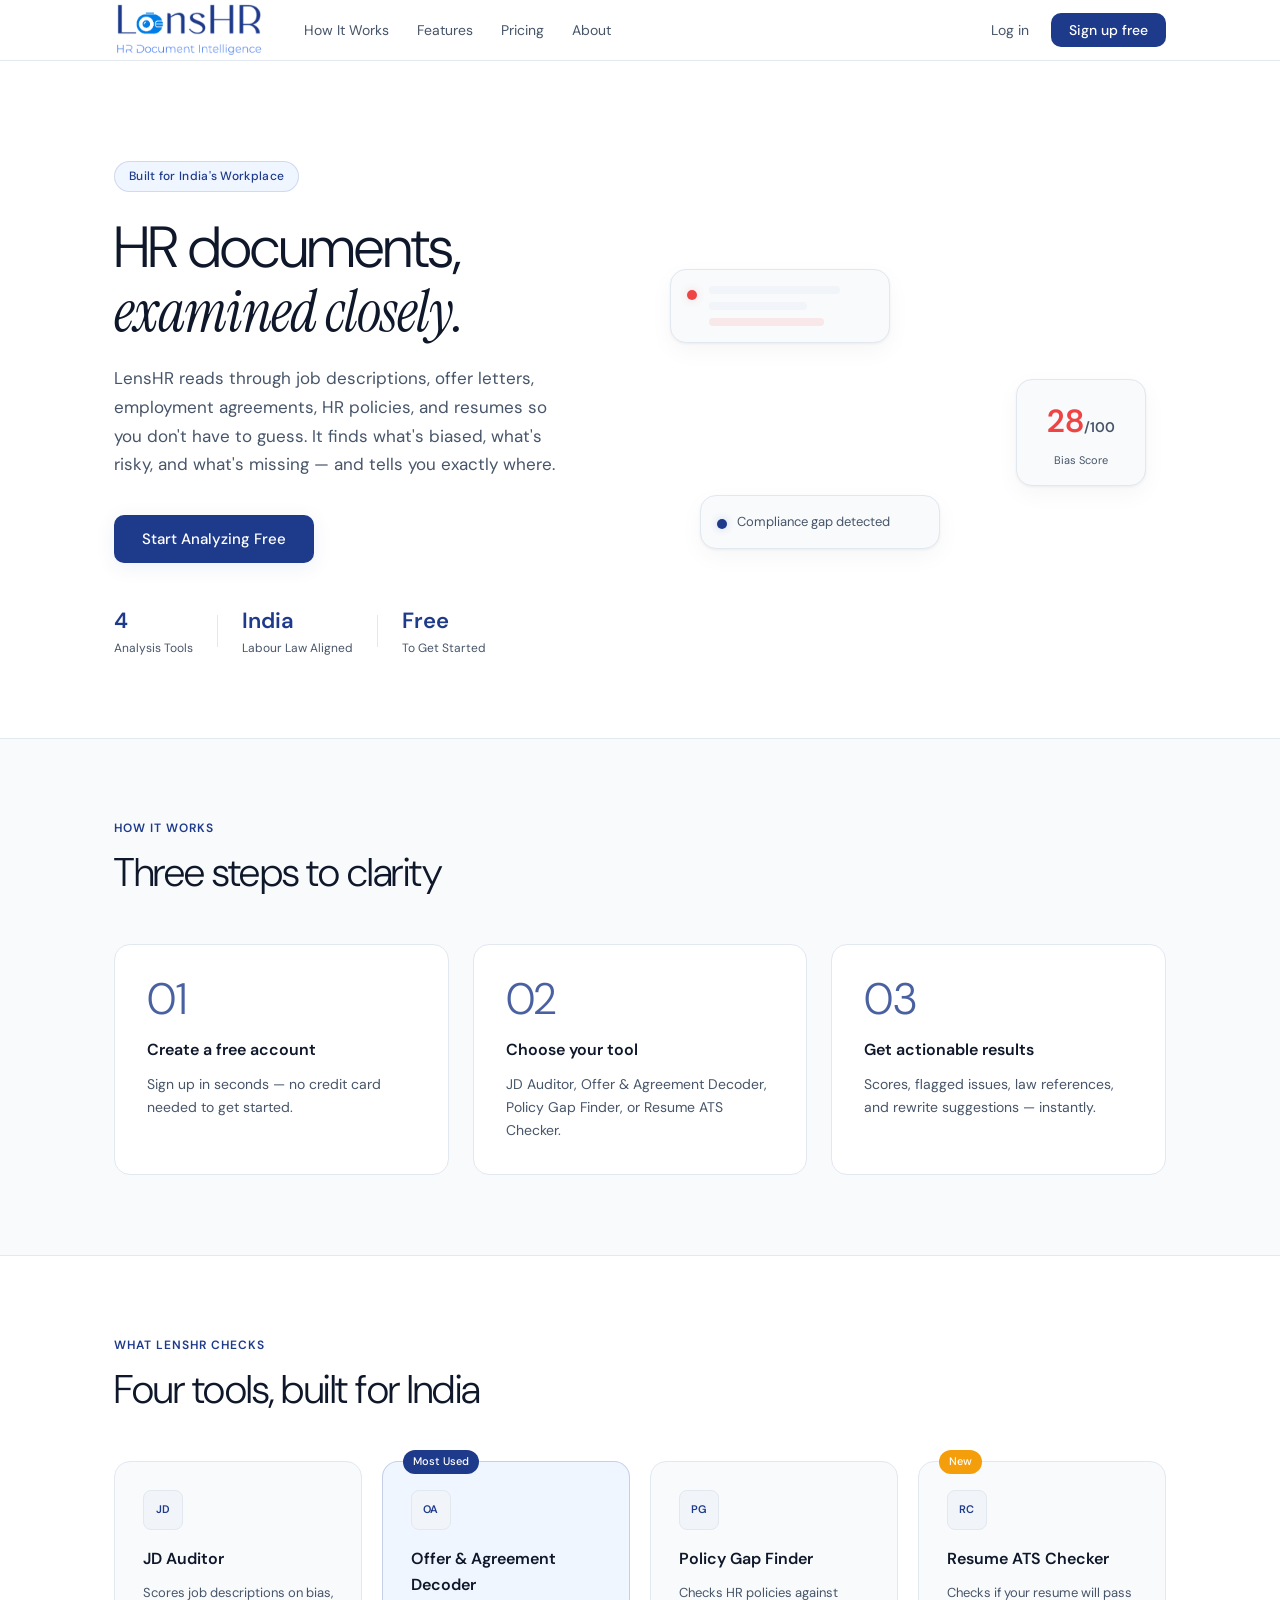
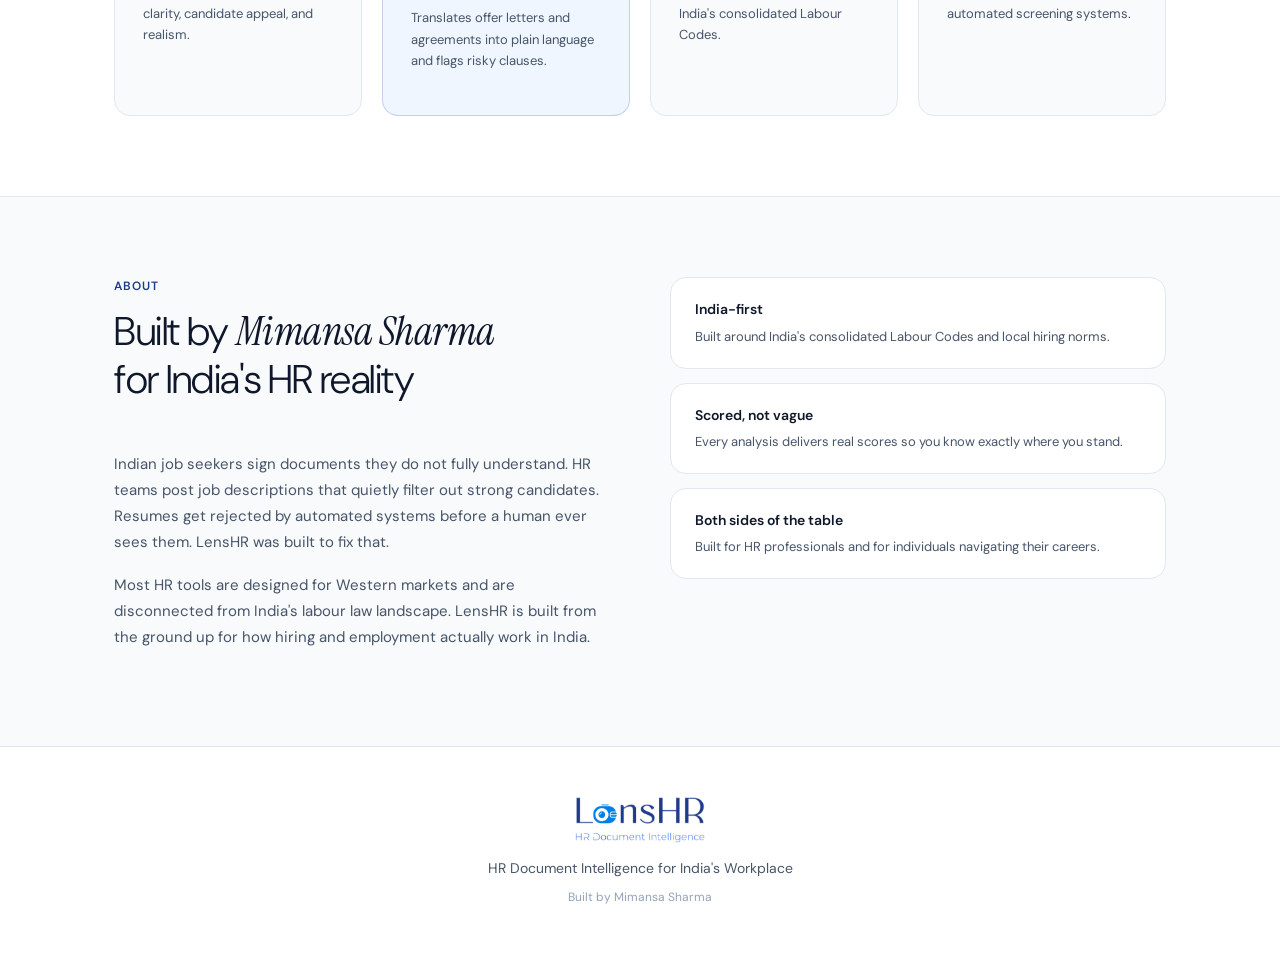
<file: index.html>
<!DOCTYPE html>
<html lang="en">
<head>
  <meta charset="UTF-8" />
  <meta name="viewport" content="width=device-width, initial-scale=1.0" />
  <title>LensHR — HR Document Intelligence for India</title>
  <meta name="description" content="HR document analysis for the Indian workplace. Audit job descriptions, decode offer letters & agreements, check policy compliance, and verify your resume is ATS-friendly." />
  <link rel="preconnect" href="https://fonts.googleapis.com" />
  <link rel="preconnect" href="https://fonts.gstatic.com" crossorigin />
  <link href="https://fonts.googleapis.com/css2?family=Instrument+Serif:ital@0;1&family=DM+Sans:wght@300;400;500&display=swap" rel="stylesheet" />
  <script async src="https://www.googletagmanager.com/gtag/js?id=G-JN52PL116R"></script>
  <script>
    window.dataLayer = window.dataLayer || [];
    function gtag(){dataLayer.push(arguments);}
    gtag('js', new Date());
    gtag('config', 'G-JN52PL116R');
  </script>
  
  <link rel="stylesheet" href="style.css" />
</head>
<body>

  <nav class="nav">
    <div class="nav-inner">
      <a href="index.html" class="logo" style="display: flex; align-items: center; text-decoration: none;">
        <img src="logo.png" alt="LensHR" style="height: 56px; width: auto; display: block;" />
      </a>
      <div class="nav-links">
        <a href="#how">How It Works</a>
        <a href="#modules">Features</a>
        <a href="pricing.html">Pricing</a>
        <a href="#about">About</a>
      </div>
      <div class="nav-auth" id="nav-auth">
        <button class="btn-nav-login" onclick="openAuth('login')">Log in</button>
        <button class="btn-nav-signup" onclick="openAuth('signup')">Sign up free</button>
      </div>
      <div class="nav-user" id="nav-user" style="display:none;">
        <a href="dashboard.html" class="btn-nav-dashboard">Go to Dashboard</a>
        <button class="btn-nav-logout" onclick="signOut()">Log out</button>
      </div>
    </div>
  </nav>

  <!-- AUTH MODAL -->
  <div class="modal-overlay" id="auth-modal" style="display:none;">
    <div class="modal">
      <button class="modal-close" onclick="closeAuth()">×</button>
      <div class="modal-logo" style="text-align: center; margin-bottom: 24px;">
        <img src="logo.png" alt="LensHR" style="height: 80px; width: auto; margin: 0 auto; display: block;" />
      </div>
      <div class="modal-tabs">
        <button class="modal-tab active" id="tab-login" onclick="switchAuthTab('login')">Log in</button>
        <button class="modal-tab" id="tab-signup" onclick="switchAuthTab('signup')">Sign up</button>
      </div>
      <div id="auth-login">
        <input class="auth-input" type="email" id="login-email" placeholder="Your email address" />
        <input class="auth-input" type="password" id="login-password" placeholder="Password" />
        <button class="auth-btn" onclick="signIn()">Log in</button>
        <p class="auth-switch">Don't have an account? <a href="#" onclick="switchAuthTab('signup')">Sign up free</a></p>
      </div>
      <div id="auth-signup" style="display:none;">
        <div class="role-selector">
          <button class="role-btn active" id="role-candidate" onclick="setSignUpRole('candidate')">I'm a candidate</button>
          <button class="role-btn" id="role-hr" onclick="setSignUpRole('hr')">I'm an HR/company</button>
        </div>
        <input class="auth-input" type="text" id="signup-name" placeholder="Your full name" />
        <input class="auth-input" type="email" id="signup-email" placeholder="Your email address" />
        <input class="auth-input" type="password" id="signup-password" placeholder="Create a password (min 6 chars)" />
        <button class="auth-btn" onclick="signUp()">Create free account</button>
        <p class="auth-switch">Already have an account? <a href="#" onclick="switchAuthTab('login')">Log in</a></p>
      </div>
      <div id="auth-message" class="auth-message" style="display:none;"></div>
    </div>
  </div>

  <!-- HERO -->
  <section class="hero" id="home">
    <div class="hero-inner">
      <div class="hero-badge">Built for India's Workplace</div>
      <h1 class="hero-title">HR documents,<br /><em>examined closely.</em></h1>
      <p class="hero-sub">LensHR reads through job descriptions, offer letters, employment agreements, HR policies, and resumes so you don't have to guess. It finds what's biased, what's risky, and what's missing — and tells you exactly where.</p>
      <button class="btn-primary" onclick="openAuth('signup')">Start Analyzing Free</button>
      <div class="hero-stats">
        <div class="stat"><span class="stat-num">4</span><span class="stat-label">Analysis Tools</span></div>
        <div class="stat-div"></div>
        <div class="stat"><span class="stat-num">India</span><span class="stat-label">Labour Law Aligned</span></div>
        <div class="stat-div"></div>
        <div class="stat"><span class="stat-num">Free</span><span class="stat-label">To Get Started</span></div>
      </div>
    </div>
    <div class="hero-graphic" aria-hidden="true">
      <div class="graphic-card gc1">
        <div class="gc-dot red"></div>
        <div class="gc-lines">
          <div class="gc-line w80"></div>
          <div class="gc-line w60"></div>
          <div class="gc-line w70 highlight"></div>
        </div>
      </div>
      <div class="graphic-card gc2">
        <div class="gc-score">28<span>/100</span></div>
        <div class="gc-label">Bias Score</div>
      </div>
      <div class="graphic-card gc3">
        <div class="gc-dot green"></div>
        <div class="gc-text">Compliance gap detected</div>
      </div>
    </div>
  </section>

  <!-- HOW IT WORKS -->
  <section class="how" id="how">
    <div class="container">
      <div class="section-label">How it works</div>
      <h2 class="section-title">Three steps to clarity</h2>
      <div class="steps-grid">
        <div class="step-card">
          <div class="step-num">01</div>
          <h3>Create a free account</h3>
          <p>Sign up in seconds — no credit card needed to get started.</p>
        </div>
        <div class="step-card">
          <div class="step-num">02</div>
          <h3>Choose your tool</h3>
          <p>JD Auditor, Offer & Agreement Decoder, Policy Gap Finder, or Resume ATS Checker.</p>
        </div>
        <div class="step-card">
          <div class="step-num">03</div>
          <h3>Get actionable results</h3>
          <p>Scores, flagged issues, law references, and rewrite suggestions — instantly.</p>
        </div>
      </div>
    </div>
  </section>

  <!-- MODULES -->
  <section class="modules" id="modules">
    <div class="container">
      <div class="section-label">What LensHR checks</div>
      <h2 class="section-title">Four tools, built for India</h2>
      <div class="modules-grid modules-grid-4">
        <div class="module-card">
          <div class="module-icon-box">JD</div>
          <h3>JD Auditor</h3>
          <p>Scores job descriptions on bias, clarity, candidate appeal, and realism.</p>
        </div>
        <div class="module-card featured">
          <div class="module-badge">Most Used</div>
          <div class="module-icon-box">OA</div>
          <h3>Offer & Agreement Decoder</h3>
          <p>Translates offer letters and agreements into plain language and flags risky clauses.</p>
        </div>
        <div class="module-card">
          <div class="module-icon-box">PG</div>
          <h3>Policy Gap Finder</h3>
          <p>Checks HR policies against India's consolidated Labour Codes.</p>
        </div>
        <div class="module-card">
          <div class="module-badge module-badge-new">New</div>
          <div class="module-icon-box">RC</div>
          <h3>Resume ATS Checker</h3>
          <p>Checks if your resume will pass automated screening systems.</p>
        </div>
      </div>
    </div>
  </section>

  <!-- ABOUT -->
  <section class="about" id="about">
    <div class="container about-inner">
      <div>
        <div class="section-label">About</div>
        <h2 class="section-title">Built by <em>Mimansa Sharma</em><br />for India's HR reality</h2>
        <p>Indian job seekers sign documents they do not fully understand. HR teams post job descriptions that quietly filter out strong candidates. Resumes get rejected by automated systems before a human ever sees them. LensHR was built to fix that.</p>
        <p>Most HR tools are designed for Western markets and are disconnected from India's labour law landscape. LensHR is built from the ground up for how hiring and employment actually work in India.</p>
      </div>
      <div class="about-cards">
        <div class="about-card">
          <div class="about-card-label">India-first</div>
          <p>Built around India's consolidated Labour Codes and local hiring norms.</p>
        </div>
        <div class="about-card">
          <div class="about-card-label">Scored, not vague</div>
          <p>Every analysis delivers real scores so you know exactly where you stand.</p>
        </div>
        <div class="about-card">
          <div class="about-card-label">Both sides of the table</div>
          <p>Built for HR professionals and for individuals navigating their careers.</p>
        </div>
      </div>
    </div>
  </section>

  <footer class="footer">
    <div class="container footer-inner">
      <div class="logo" style="justify-content: center; margin-bottom: 12px;">
        <img src="logo.png" alt="LensHR" style="height: 50px; width: auto; display: block;" />
      </div>
      <p class="footer-tagline">HR Document Intelligence for India's Workplace</p>
      <p class="footer-note">Built by Mimansa Sharma</p>
    </div>
  </footer>

  <script src="config.js"></script>
  <script src="auth.js"></script>
  <script>
    // Redirect logged-in users straight to dashboard if they click Start Analyzing
    document.addEventListener('DOMContentLoaded', () => {
      const heroBtn = document.querySelector('.btn-primary');
    });
  </script>
</body>
</html>
</file>
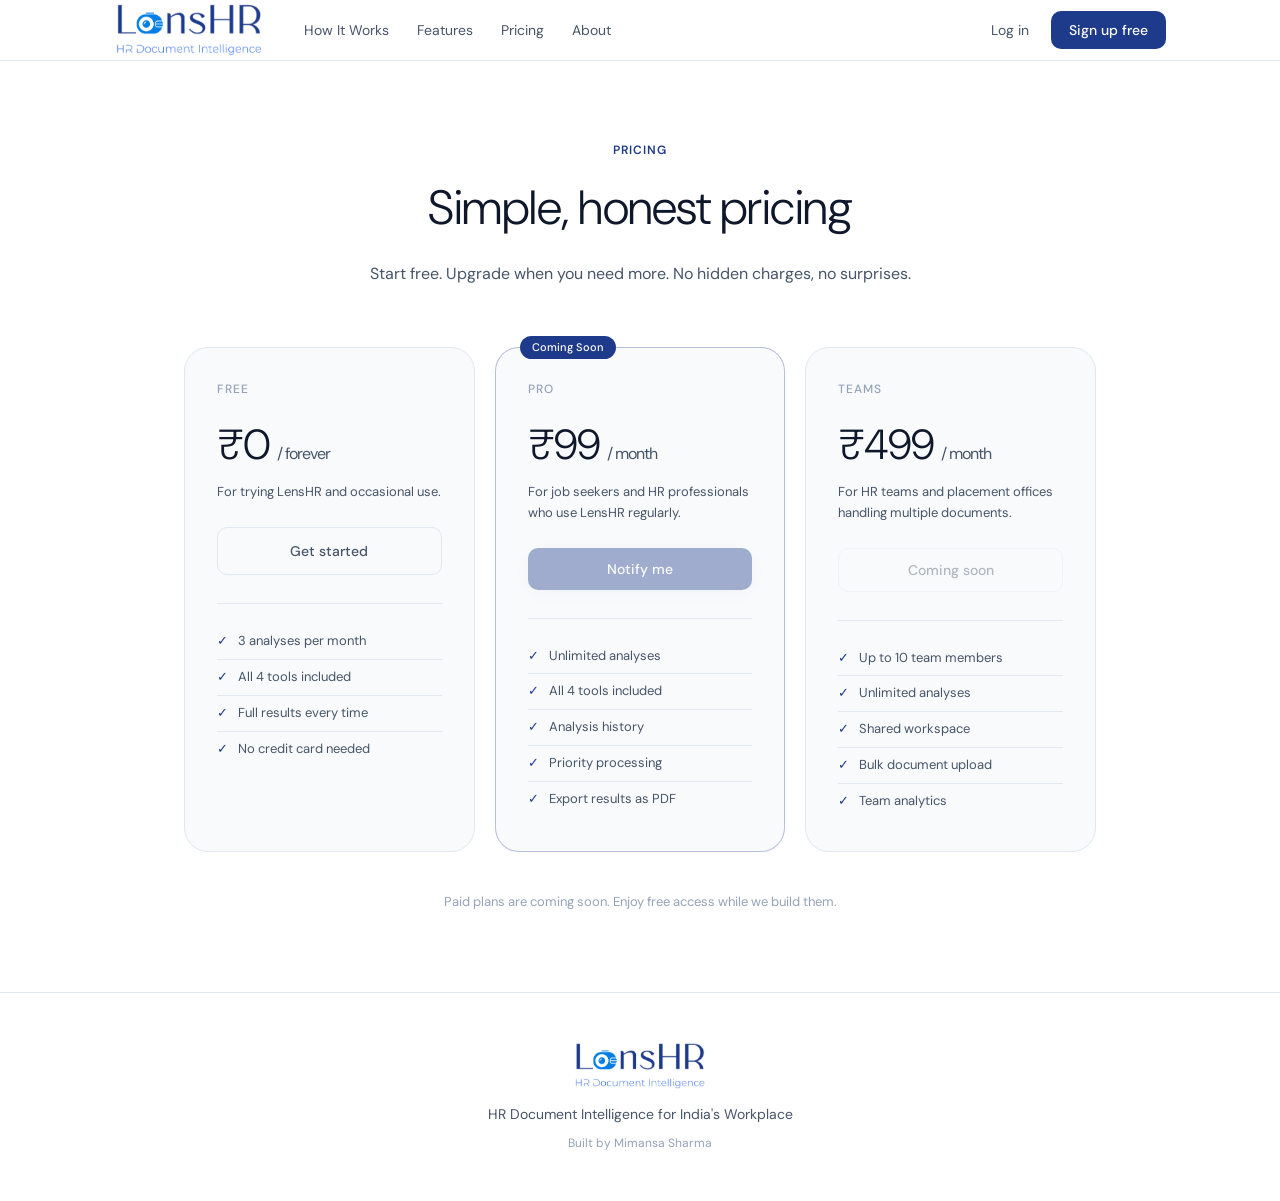
<file: pricing.html>
<!DOCTYPE html>
<html lang="en">
<head>
  <meta charset="UTF-8" />
  <meta name="viewport" content="width=device-width, initial-scale=1.0" />
  <title>Pricing — LensHR</title>
  <link rel="preconnect" href="https://fonts.googleapis.com" />
  <link rel="preconnect" href="https://fonts.gstatic.com" crossorigin />
  <link href="https://fonts.googleapis.com/css2?family=Instrument+Serif:ital@0;1&family=DM+Sans:wght@300;400;500&display=swap" rel="stylesheet" />
  <link rel="stylesheet" href="style.css" />
  <style>
    .pricing-wrap { max-width: 960px; margin: 0 auto; padding: 80px 24px; }
    .pricing-hero { text-align: center; margin-bottom: 60px; }
    .pricing-hero h1 { font-size: clamp(32px,4vw,48px); font-weight: 300; margin-bottom: 14px; letter-spacing: -0.5px; }
    .pricing-hero p { font-size: 16px; color: var(--text-mid); }
    .pricing-grid { display: grid; grid-template-columns: repeat(3,1fr); gap: 20px; }
    .pricing-card { background: var(--bg-2); border: 1px solid var(--border); border-radius: var(--radius-xl); padding: 32px; position: relative; transition: border-color 0.2s; }
    .pricing-card:hover { border-color: var(--border-hover); }
    .pricing-card.featured { border-color: rgba(30, 58, 138, 0.3); }
    .pricing-card-badge { position: absolute; top: -12px; left: 24px; background: var(--navy); color: #FFFFFF; font-size: 11px; font-weight: 500; padding: 3px 12px; border-radius: 999px; }
    .pricing-name { font-size: 12px; font-weight: 500; color: var(--text-light); text-transform: uppercase; letter-spacing: 1px; margin-bottom: 12px; }
    .pricing-price { font-size: 42px; font-weight: 300; color: var(--text); margin-bottom: 4px; letter-spacing: -1px; }
    .pricing-price span { font-size: 16px; color: var(--text-mid); font-weight: 400; }
    .pricing-desc { font-size: 13px; color: var(--text-mid); margin-bottom: 24px; line-height: 1.6; }
    .pricing-btn { display: block; width: 100%; padding: 12px; text-align: center; border-radius: var(--radius); font-size: 14px; font-weight: 500; cursor: pointer; font-family: 'DM Sans', sans-serif; text-decoration: none; transition: all 0.15s; margin-bottom: 28px; border: none; }
    .pricing-btn-primary { background: var(--navy); color: #FFFFFF; box-shadow: var(--navy-glow); }
    .pricing-btn-primary:hover { background: var(--navy-dark); }
    .pricing-btn-secondary { background: none; color: var(--text-mid); border: 1px solid var(--border); }
    .pricing-btn-secondary:hover { background: var(--bg-3); color: var(--text); }
    .pricing-btn:disabled { opacity: 0.4; cursor: not-allowed; }
    .pricing-divider { height: 1px; background: var(--border); margin-bottom: 20px; }
    .pricing-features { list-style: none; }
    .pricing-features li { font-size: 13px; color: var(--text-mid); padding: 7px 0; display: flex; gap: 10px; align-items: flex-start; border-bottom: 1px solid var(--border); }
    .pricing-features li:last-child { border: none; }
    .pricing-features li::before { content: '✓'; color: var(--navy); font-weight: 500; flex-shrink: 0; }
    .pricing-note { text-align: center; font-size: 13px; color: var(--text-light); margin-top: 40px; }
    @media (max-width: 768px) { .pricing-grid { grid-template-columns: 1fr; } }
  </style>
</head>
<body>
  <nav class="nav">
    <div class="nav-inner">
      <a href="index.html" class="logo" style="display: flex; align-items: center; text-decoration: none;">
        <img src="logo.png" alt="LensHR" style="height: 56px; width: auto; display: block;" />
      </a>
      <div class="nav-links">
        <a href="index.html#how">How It Works</a>
        <a href="index.html#modules">Features</a>
        <a href="pricing.html">Pricing</a>
        <a href="index.html#about">About</a>
      </div>
      <div class="nav-auth">
        <a href="index.html" style="font-size:14px;color:var(--text-mid);text-decoration:none;padding:6px 12px;">Log in</a>
        <a href="index.html" class="btn-nav-signup" style="text-decoration:none;">Sign up free</a>
      </div>
    </div>
  </nav>

  <div class="pricing-wrap">
    <div class="pricing-hero">
      <div class="section-label">Pricing</div>
      <h1>Simple, honest pricing</h1>
      <p>Start free. Upgrade when you need more. No hidden charges, no surprises.</p>
    </div>

    <div class="pricing-grid">
      <div class="pricing-card">
        <div class="pricing-name">Free</div>
        <div class="pricing-price">₹0 <span>/ forever</span></div>
        <div class="pricing-desc">For trying LensHR and occasional use.</div>
        <a href="index.html" class="pricing-btn pricing-btn-secondary">Get started</a>
        <div class="pricing-divider"></div>
        <ul class="pricing-features">
          <li>3 analyses per month</li>
          <li>All 4 tools included</li>
          <li>Full results every time</li>
          <li>No credit card needed</li>
        </ul>
      </div>

      <div class="pricing-card featured">
        <div class="pricing-card-badge">Coming Soon</div>
        <div class="pricing-name">Pro</div>
        <div class="pricing-price">₹99 <span>/ month</span></div>
        <div class="pricing-desc">For job seekers and HR professionals who use LensHR regularly.</div>
        <button class="pricing-btn pricing-btn-primary" disabled>Notify me</button>
        <div class="pricing-divider"></div>
        <ul class="pricing-features">
          <li>Unlimited analyses</li>
          <li>All 4 tools included</li>
          <li>Analysis history</li>
          <li>Priority processing</li>
          <li>Export results as PDF</li>
        </ul>
      </div>

      <div class="pricing-card">
        <div class="pricing-name">Teams</div>
        <div class="pricing-price">₹499 <span>/ month</span></div>
        <div class="pricing-desc">For HR teams and placement offices handling multiple documents.</div>
        <button class="pricing-btn pricing-btn-secondary" disabled>Coming soon</button>
        <div class="pricing-divider"></div>
        <ul class="pricing-features">
          <li>Up to 10 team members</li>
          <li>Unlimited analyses</li>
          <li>Shared workspace</li>
          <li>Bulk document upload</li>
          <li>Team analytics</li>
        </ul>
      </div>
    </div>

    <p class="pricing-note">Paid plans are coming soon. Enjoy free access while we build them.</p>
  </div>

  <footer class="footer">
    <div class="container footer-inner">
      <div class="logo" style="justify-content: center; margin-bottom: 12px;">
        <img src="logo.png" alt="LensHR" style="height: 50px; width: auto; display: block;" />
      </div>
      <p class="footer-tagline">HR Document Intelligence for India's Workplace</p>
      <p class="footer-note">Built by Mimansa Sharma</p>
    </div>
  </footer>
</body>
</html>
</file>
<file: style.css>
/* ─── Reset & Base ─────────────────────────────── */
*, *::before, *::after { box-sizing: border-box; margin: 0; padding: 0; }

:root {
  /* Premium Navy & White palette */
  --bg: #FFFFFF;
  --bg-2: #F8FAFC;
  --bg-3: #F1F5F9;
  --bg-4: #E2E8F0;
  --border: #E2E8F0;
  --border-hover: #CBD5E1;

  /* Text */
  --text: #0F172A;        /* Dark Navy Slate */
  --text-mid: #475569;    /* Slate Gray */
  --text-light: #94A3B8;  /* Light Slate */

  /* Navy Accent */
  --navy: #1E3A8A;        /* Blue 900 */
  --navy-dark: #1E40AF;   /* Blue 800 */
  --navy-dim: #EFF6FF;    /* Blue 50 */
  --navy-glow: 0 4px 20px rgba(30, 58, 138, 0.08);

  /* Status & Accents */
  --green: #10B981;
  --green-dim: #D1FAE5;
  --red: #EF4444;
  --red-dim: #FEE2E2;
  --amber: #F59E0B;
  --amber-dim: #FEF3C7;

  --radius: 10px;
  --radius-lg: 16px;
  --radius-xl: 24px;
  --shadow: 0 1px 3px rgba(15, 23, 42, 0.05), 0 8px 24px rgba(15, 23, 42, 0.04);
  --shadow-lg: 0 20px 60px rgba(15, 23, 42, 0.08);
}

html { scroll-behavior: smooth; }
body {
  font-family: 'DM Sans', sans-serif;
  color: var(--text);
  background: var(--bg);
  line-height: 1.6;
  font-size: 16px;
}
em { font-family: 'Instrument Serif', serif; font-style: italic; }

/* ─── Layout ──────────────────────────────────── */
.container { max-width: 1100px; margin: 0 auto; padding: 0 24px; }

/* ─── Nav ─────────────────────────────────────── */
.nav {
  position: sticky; top: 0; z-index: 100;
  background: rgba(255, 255, 255, 0.85);
  backdrop-filter: blur(20px);
  border-bottom: 1px solid var(--border);
}
.nav-inner {
  max-width: 1100px; margin: 0 auto; padding: 0 24px;
  height: 60px; display: flex; align-items: center; gap: 32px;
}
.logo { display: flex; align-items: center; gap: 10px; text-decoration: none; }
.logo-mark {
  width: 32px; height: 32px; background: var(--navy);
  border-radius: 8px; display: flex; align-items: center; justify-content: center;
  font-size: 11px; font-weight: 500; color: #FFFFFF; letter-spacing: 0.5px;
}
.logo-name { font-size: 16px; font-weight: 600; color: var(--text); }
.nav-links { display: flex; gap: 28px; margin-left: 8px; flex: 1; }
.nav-links a {
  font-size: 14px; color: var(--text-mid); text-decoration: none; transition: color 0.15s;
}
.nav-links a:hover { color: var(--navy); }
.nav-auth { display: flex; gap: 10px; align-items: center; margin-left: auto; }
.btn-nav-login {
  font-size: 14px; color: var(--text-mid); background: none;
  border: none; cursor: pointer; font-family: 'DM Sans', sans-serif;
  padding: 6px 12px; transition: color 0.15s;
}
.btn-nav-login:hover { color: var(--navy); }
.btn-nav-signup {
  font-size: 14px; background: var(--navy); color: #FFFFFF;
  border: none; border-radius: var(--radius); padding: 8px 18px;
  cursor: pointer; font-family: 'DM Sans', sans-serif;
  font-weight: 500; transition: all 0.15s;
}
.btn-nav-signup:hover { background: var(--navy-dark); }
.nav-user { display: flex; align-items: center; gap: 12px; margin-left: auto; }
.nav-user-email { font-size: 13px; color: var(--text-mid); }
.btn-nav-dashboard {
  font-size: 14px; background: var(--navy); color: #FFFFFF;
  border: none; border-radius: var(--radius); padding: 8px 18px;
  cursor: pointer; font-family: 'DM Sans', sans-serif;
  font-weight: 500; transition: all 0.15s; text-decoration: none;
}
.btn-nav-dashboard:hover { background: var(--navy-dark); }
.btn-nav-logout {
  font-size: 13px; color: var(--text-mid); background: none;
  border: 1px solid var(--border); border-radius: var(--radius);
  padding: 6px 12px; cursor: pointer; font-family: 'DM Sans', sans-serif;
  transition: all 0.15s;
}
.btn-nav-logout:hover { color: var(--text); border-color: var(--border-hover); }

/* ─── Hero ────────────────────────────────────── */
.hero {
  padding: 100px 24px 80px;
  max-width: 1100px; margin: 0 auto;
  display: grid; grid-template-columns: 1fr 1fr;
  gap: 60px; align-items: center;
}
.hero-badge {
  display: inline-block; font-size: 12px; font-weight: 500;
  background: var(--navy-dim); color: var(--navy);
  border: 1px solid rgba(30, 58, 138, 0.15);
  padding: 5px 14px; border-radius: 999px; margin-bottom: 24px;
  letter-spacing: 0.3px;
}
.hero-title {
  font-size: clamp(40px, 5vw, 58px); font-weight: 300; line-height: 1.1;
  color: var(--text); margin-bottom: 20px; letter-spacing: -1px;
}
.hero-sub {
  font-size: 17px; color: var(--text-mid); line-height: 1.7;
  margin-bottom: 36px; max-width: 460px;
}
.btn-primary {
  display: inline-block; background: var(--navy); color: #FFFFFF;
  padding: 14px 28px; border-radius: var(--radius); font-size: 15px;
  font-weight: 500; text-decoration: none; border: none; cursor: pointer;
  font-family: 'DM Sans', sans-serif;
  transition: all 0.2s; margin-bottom: 40px;
  box-shadow: var(--navy-glow);
}
.btn-primary:hover { background: var(--navy-dark); transform: translateY(-2px); }
.hero-stats { display: flex; align-items: center; gap: 24px; }
.stat { display: flex; flex-direction: column; }
.stat-num { font-size: 22px; font-weight: 600; color: var(--navy); }
.stat-label { font-size: 12px; color: var(--text-mid); }
.stat-div { width: 1px; height: 32px; background: var(--border); }

/* Hero Graphic */
.hero-graphic { position: relative; height: 320px; }
.graphic-card {
  position: absolute; background: var(--bg-2);
  border: 1px solid var(--border); border-radius: var(--radius-lg);
  box-shadow: var(--shadow); padding: 16px;
  animation: float 4s ease-in-out infinite;
}
.gc1 { width: 220px; top: 20px; left: 0; display: flex; gap: 12px; align-items: flex-start; }
.gc2 { width: 130px; top: 130px; right: 20px; text-align: center; animation-delay: 1s; }
.gc3 { width: 240px; bottom: 20px; left: 30px; display: flex; gap: 10px; align-items: center; animation-delay: 2s; }
@keyframes float { 0%,100% { transform: translateY(0); } 50% { transform: translateY(-10px); } }
.gc-dot { width: 10px; height: 10px; border-radius: 50%; flex-shrink: 0; margin-top: 4px; }
.gc-dot.red { background: var(--red); box-shadow: 0 0 8px rgba(239, 68, 68, 0.2); }
.gc-dot.green { background: var(--navy); box-shadow: 0 0 8px rgba(30, 58, 138, 0.2); }
.gc-lines { flex: 1; display: flex; flex-direction: column; gap: 8px; }
.gc-line { height: 8px; border-radius: 4px; background: var(--bg-3); }
.gc-line.highlight { background: rgba(239, 68, 68, 0.1); }
.gc-line.w80 { width: 80%; } .gc-line.w60 { width: 60%; } .gc-line.w70 { width: 70%; }
.gc-score { font-size: 32px; font-weight: 600; color: var(--red); }
.gc-score span { font-size: 14px; color: var(--text-mid); }
.gc-label { font-size: 11px; color: var(--text-mid); margin-top: 4px; }
.gc-text { font-size: 13px; color: var(--text-mid); }

/* ─── Section Shared ──────────────────────────── */
.section-label {
  font-size: 12px; font-weight: 600; color: var(--navy);
  text-transform: uppercase; letter-spacing: 1px; margin-bottom: 10px;
}
.section-title {
  font-size: clamp(28px, 3.5vw, 40px); font-weight: 300;
  line-height: 1.2; margin-bottom: 48px; letter-spacing: -0.5px;
}

/* ─── How It Works ────────────────────────────── */
.how { padding: 80px 0; background: var(--bg-2); border-top: 1px solid var(--border); border-bottom: 1px solid var(--border); }
.steps-grid { display: grid; grid-template-columns: repeat(3, 1fr); gap: 24px; }
.step-card {
  padding: 32px; border: 1px solid var(--border);
  border-radius: var(--radius-lg); background: var(--bg);
  transition: border-color 0.2s;
}
.step-card:hover { border-color: var(--navy); }
.step-num { font-size: 44px; font-weight: 300; color: var(--navy); opacity: 0.8; margin-bottom: 16px; line-height: 1; }
.step-card h3 { font-size: 16px; font-weight: 600; margin-bottom: 10px; color: var(--text); }
.step-card p { font-size: 14px; color: var(--text-mid); line-height: 1.65; }

/* ─── Modules ─────────────────────────────────── */
.modules { padding: 80px 0; }
.modules-grid { display: grid; grid-template-columns: repeat(3, 1fr); gap: 20px; }
.modules-grid-4 { grid-template-columns: repeat(4, 1fr); }
.module-card {
  background: var(--bg-2); border: 1px solid var(--border);
  border-radius: var(--radius-lg); padding: 28px; position: relative;
  transition: all 0.2s;
}
.module-card:hover { border-color: var(--navy); transform: translateY(-3px); background: var(--bg); }
.module-card.featured { border-color: rgba(30, 58, 138, 0.2); background: var(--navy-dim); }
.module-badge {
  position: absolute; top: -12px; left: 20px;
  background: var(--navy); color: #FFFFFF;
  font-size: 11px; font-weight: 500; padding: 3px 10px; border-radius: 999px;
}
.module-badge-new { background: var(--amber); color: #FFFFFF; }
.module-icon-box {
  width: 40px; height: 40px; border-radius: 8px;
  background: var(--bg-3); color: var(--navy);
  font-size: 11px; font-weight: 600; letter-spacing: 0.3px;
  display: flex; align-items: center; justify-content: center;
  margin-bottom: 16px; border: 1px solid var(--border);
}
.module-card h3 { font-size: 16px; font-weight: 600; margin-bottom: 10px; color: var(--text); }
.module-card p { font-size: 13px; color: var(--text-mid); line-height: 1.65; margin-bottom: 16px; }
.module-list { list-style: none; display: flex; flex-direction: column; gap: 7px; }
.module-list li { font-size: 13px; color: var(--text-mid); padding-left: 16px; position: relative; }
.module-list li::before { content: '✓'; position: absolute; left: 0; color: var(--navy); font-weight: 600; }

/* ─── About ───────────────────────────────────── */
.about { padding: 80px 0; background: var(--bg-2); border-top: 1px solid var(--border); }
.about-inner { display: grid; grid-template-columns: 1fr 1fr; gap: 60px; align-items: start; }
.about p { font-size: 15px; color: var(--text-mid); line-height: 1.75; margin-bottom: 16px; }
.about-cards { display: flex; flex-direction: column; gap: 14px; }
.about-card {
  background: var(--bg); border: 1px solid var(--border);
  border-radius: var(--radius-lg); padding: 20px 24px; transition: border-color 0.2s;
}
.about-card:hover { border-color: var(--navy); }
.about-card-label { font-size: 14px; font-weight: 600; color: var(--text); margin-bottom: 6px; }
.about-card p { font-size: 13px; color: var(--text-mid); margin: 0; line-height: 1.6; }

/* ─── Footer ──────────────────────────────────── */
.footer { background: var(--bg); border-top: 1px solid var(--border); padding: 48px 0; }
.footer-inner { text-align: center; }
.footer .logo { justify-content: center; margin-bottom: 12px; }
.footer-tagline { font-size: 14px; color: var(--text-mid); margin-bottom: 8px; }
.footer-note { font-size: 12px; color: var(--text-light); }

/* ─── Auth Modal ──────────────────────────────── */
.modal-overlay {
  position: fixed; inset: 0; background: rgba(15, 23, 42, 0.4);
  z-index: 1000; display: flex; align-items: center; justify-content: center;
  backdrop-filter: blur(8px);
}
.modal {
  background: var(--bg); border: 1px solid var(--border);
  border-radius: var(--radius-xl); padding: 36px;
  width: 100%; max-width: 420px; position: relative;
  box-shadow: var(--shadow-lg); margin: 20px;
}
.modal-close {
  position: absolute; top: 16px; right: 20px; font-size: 22px;
  background: none; border: none; cursor: pointer; color: var(--text-mid);
  line-height: 1; transition: color 0.15s;
}
.modal-close:hover { color: var(--navy); }
.modal-logo { display: flex; align-items: center; gap: 10px; margin-bottom: 24px; justify-content: center; }
.modal-tabs { display: flex; border-bottom: 1px solid var(--border); margin-bottom: 24px; }
.modal-tab {
  flex: 1; padding: 10px; font-size: 14px; background: none; border: none;
  cursor: pointer; color: var(--text-mid); font-family: 'DM Sans', sans-serif;
  border-bottom: 2px solid transparent; margin-bottom: -1px; transition: all 0.15s;
}
.modal-tab.active { color: var(--navy); border-bottom-color: var(--navy); font-weight: 600; }
.auth-input {
  width: 100%; padding: 12px 14px; font-size: 14px;
  font-family: 'DM Sans', sans-serif; border: 1px solid var(--border);
  border-radius: var(--radius); margin-bottom: 12px; color: var(--text);
  background: var(--bg-2); transition: border-color 0.15s;
}
.auth-input:focus { outline: none; border-color: var(--navy); background: var(--bg); }
.auth-input::placeholder { color: var(--text-light); }
.auth-btn {
  width: 100%; padding: 13px; font-size: 15px; font-weight: 500;
  background: var(--navy); color: #FFFFFF; border: none;
  border-radius: var(--radius); cursor: pointer;
  font-family: 'DM Sans', sans-serif; transition: all 0.15s;
  margin-bottom: 16px; box-shadow: var(--navy-glow);
}
.auth-btn:hover { background: var(--navy-dark); }
.auth-switch { font-size: 13px; color: var(--text-mid); text-align: center; }
.auth-switch a { color: var(--navy); text-decoration: none; font-weight: 500; }
.auth-message {
  font-size: 13px; padding: 10px 14px; border-radius: var(--radius);
  background: var(--bg-2); margin-top: 12px; text-align: center; line-height: 1.5;
}

/* ─── Sign Up Role Selector ──────────────────── */
.role-selector {
  display: flex;
  gap: 10px;
  margin-bottom: 16px;
}
.role-btn {
  flex: 1;
  padding: 10px;
  font-size: 13px;
  font-family: 'DM Sans', sans-serif;
  background: var(--bg-2);
  border: 1px solid var(--border);
  color: var(--text-mid);
  border-radius: var(--radius);
  cursor: pointer;
  font-weight: 500;
  transition: all 0.15s;
}
.role-btn:hover {
  border-color: var(--border-hover);
  color: var(--text);
}
.role-btn.active {
  background: var(--navy-dim);
  border-color: var(--navy);
  color: var(--navy);
}

/* ─── File Upload Dropbox ──────────────────────── */
.upload-dropzone {
  border: 2px dashed var(--border);
  border-radius: var(--radius-lg);
  padding: 32px 24px;
  text-align: center;
  background: var(--bg-2);
  cursor: pointer;
  transition: all 0.2s ease-in-out;
  display: flex;
  flex-direction: column;
  align-items: center;
  justify-content: center;
  gap: 8px;
  user-select: none;
  margin-bottom: 16px;
}
.upload-dropzone:hover, .upload-dropzone.dragover {
  border-color: var(--navy);
  background: var(--navy-dim);
}
.upload-dropzone.success {
  border-color: var(--green);
  background: #ECFDF5;
}
.upload-dropzone.error {
  border-color: var(--red);
  background: #FEF2F2;
}
.dropzone-icon {
  font-size: 32px;
  line-height: 1;
}
.dropzone-text {
  font-size: 14px;
  color: var(--text-mid);
}
.browse-link {
  color: var(--navy);
  font-weight: 600;
  text-decoration: underline;
}
.dropzone-info {
  font-size: 11px;
  color: var(--text-light);
}
.input-divider {
  display: flex;
  align-items: center;
  text-align: center;
  color: var(--text-light);
  font-size: 11px;
  font-weight: 600;
  letter-spacing: 1px;
  margin: 16px 0;
}
.input-divider::before, .input-divider::after {
  content: '';
  flex: 1;
  border-bottom: 1px solid var(--border);
}
.input-divider:not(:empty)::before { margin-right: 12px; }
.input-divider:not(:empty)::after { margin-left: 12px; }

/* ─── Responsive ──────────────────────────────── */
@media (max-width: 900px) {
  .modules-grid-4 { grid-template-columns: repeat(2, 1fr); }
}
@media (max-width: 768px) {
  .hero { grid-template-columns: 1fr; gap: 40px; padding: 60px 24px; }
  .hero-graphic { display: none; }
  .steps-grid, .modules-grid { grid-template-columns: 1fr; }
  .modules-grid-4 { grid-template-columns: 1fr; }
  .about-inner { grid-template-columns: 1fr; }
  .nav-links { display: none; }
}
</file>
